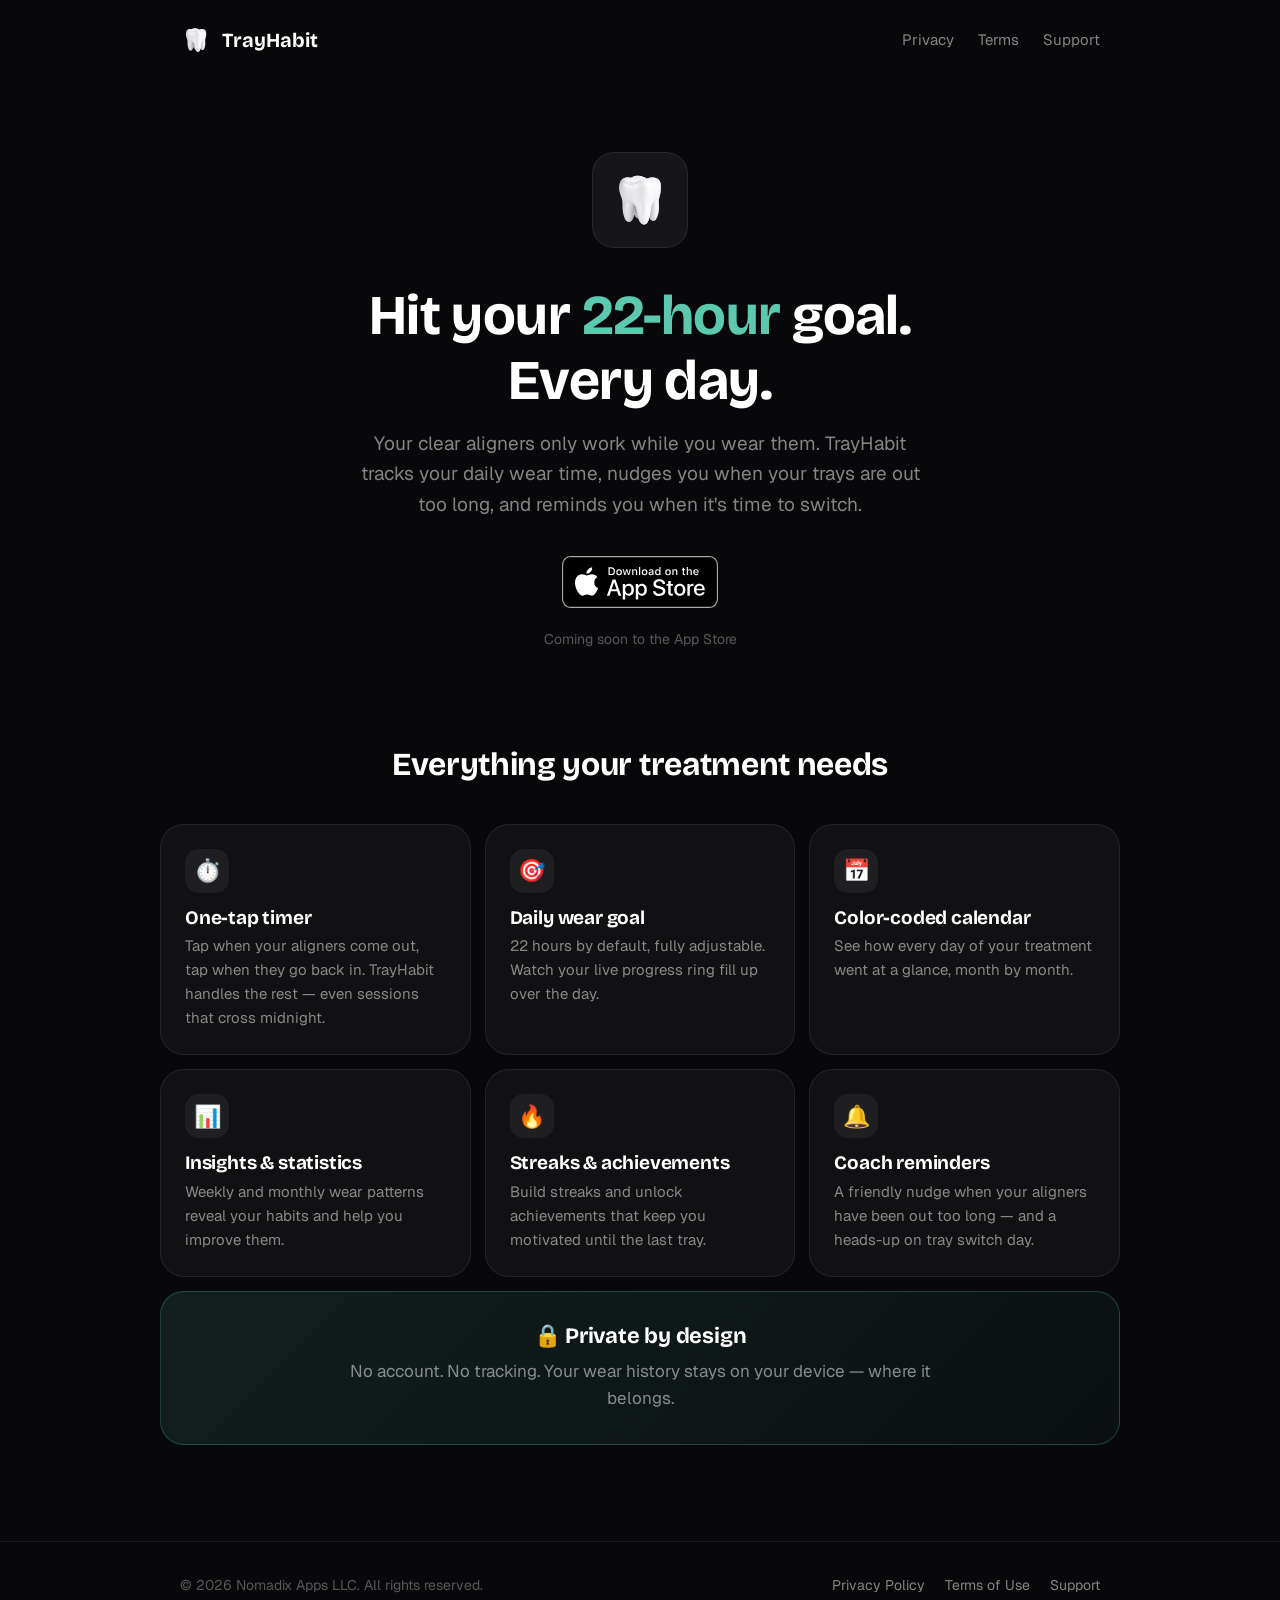
<file: index.html>
<!DOCTYPE html>
<html lang="en">
<head>
  <meta charset="UTF-8">
  <meta name="viewport" content="width=device-width, initial-scale=1.0">
  <title>TrayHabit — Aligner Wear Time Tracker for iPhone</title>
  <meta name="description" content="TrayHabit tracks your daily clear aligner wear time, keeps you on your 22-hour goal, and reminds you when it's time to switch trays. Private by design — no account, your wear history stays on your device.">
  <meta property="og:title" content="TrayHabit — Aligner Wear Time Tracker">
  <meta property="og:description" content="Track your clear aligner wear time, hit your 22-hour goal, and never miss a tray change.">
  <meta property="og:type" content="website">
  <meta property="og:url" content="https://trayhabit.nomadixapps.org/">
  <link rel="icon" type="image/png" href="/assets/molar.png">
  <link rel="apple-touch-icon" href="/assets/molar.png">
  <link rel="preconnect" href="https://fonts.googleapis.com">
  <link rel="preconnect" href="https://fonts.gstatic.com" crossorigin>
  <link href="https://fonts.googleapis.com/css2?family=Bricolage+Grotesque:wght@600;700&family=Geist:wght@400;500;600&display=swap" rel="stylesheet">
  <link rel="stylesheet" href="/assets/style.css">
</head>
<body>
  <header class="site-header">
    <div class="container">
      <a class="brand" href="/"><img src="/assets/molar.png" alt=""> TrayHabit</a>
      <nav class="site-nav">
        <a href="/privacy/">Privacy</a>
        <a href="/terms/">Terms</a>
        <a href="/support/">Support</a>
      </nav>
    </div>
  </header>

  <main>
    <section class="hero container">
      <img class="icon" src="/assets/molar.png" alt="TrayHabit app icon">
      <h1>Hit your <span class="accent">22-hour</span> goal.<br>Every day.</h1>
      <p class="lead">Your clear aligners only work while you wear them. TrayHabit tracks your daily wear time, nudges you when your trays are out too long, and reminds you when it's time to switch.</p>
      <div class="store-cta">
        <a href="https://apps.apple.com/us/app/trayhabit-aligner-tracker/id6760241722"><img src="/assets/app-store-badge.svg" alt="Download on the App Store"></a>
        <!-- TODO: remove the note below once the app is live -->
        <span class="note">Coming soon to the App Store</span>
      </div>
    </section>

    <section class="features container">
      <h2>Everything your treatment needs</h2>
      <div class="grid">
        <div class="card">
          <span class="emoji">⏱️</span>
          <h3>One-tap timer</h3>
          <p>Tap when your aligners come out, tap when they go back in. TrayHabit handles the rest — even sessions that cross midnight.</p>
        </div>
        <div class="card">
          <span class="emoji">🎯</span>
          <h3>Daily wear goal</h3>
          <p>22 hours by default, fully adjustable. Watch your live progress ring fill up over the day.</p>
        </div>
        <div class="card">
          <span class="emoji">📅</span>
          <h3>Color-coded calendar</h3>
          <p>See how every day of your treatment went at a glance, month by month.</p>
        </div>
        <div class="card">
          <span class="emoji">📊</span>
          <h3>Insights &amp; statistics</h3>
          <p>Weekly and monthly wear patterns reveal your habits and help you improve them.</p>
        </div>
        <div class="card">
          <span class="emoji">🔥</span>
          <h3>Streaks &amp; achievements</h3>
          <p>Build streaks and unlock achievements that keep you motivated until the last tray.</p>
        </div>
        <div class="card">
          <span class="emoji">🔔</span>
          <h3>Coach reminders</h3>
          <p>A friendly nudge when your aligners have been out too long — and a heads-up on tray switch day.</p>
        </div>
      </div>
      <div class="band">
        <h3>🔒 Private by design</h3>
        <p>No account. No tracking. Your wear history stays on your device — where it belongs.</p>
      </div>
    </section>
  </main>

  <footer class="site-footer">
    <div class="container">
      <p>© 2026 Nomadix Apps LLC. All rights reserved.</p>
      <nav>
        <a href="/privacy/">Privacy Policy</a>
        <a href="/terms/">Terms of Use</a>
        <a href="/support/">Support</a>
      </nav>
    </div>
  </footer>
</body>
</html>
</file>
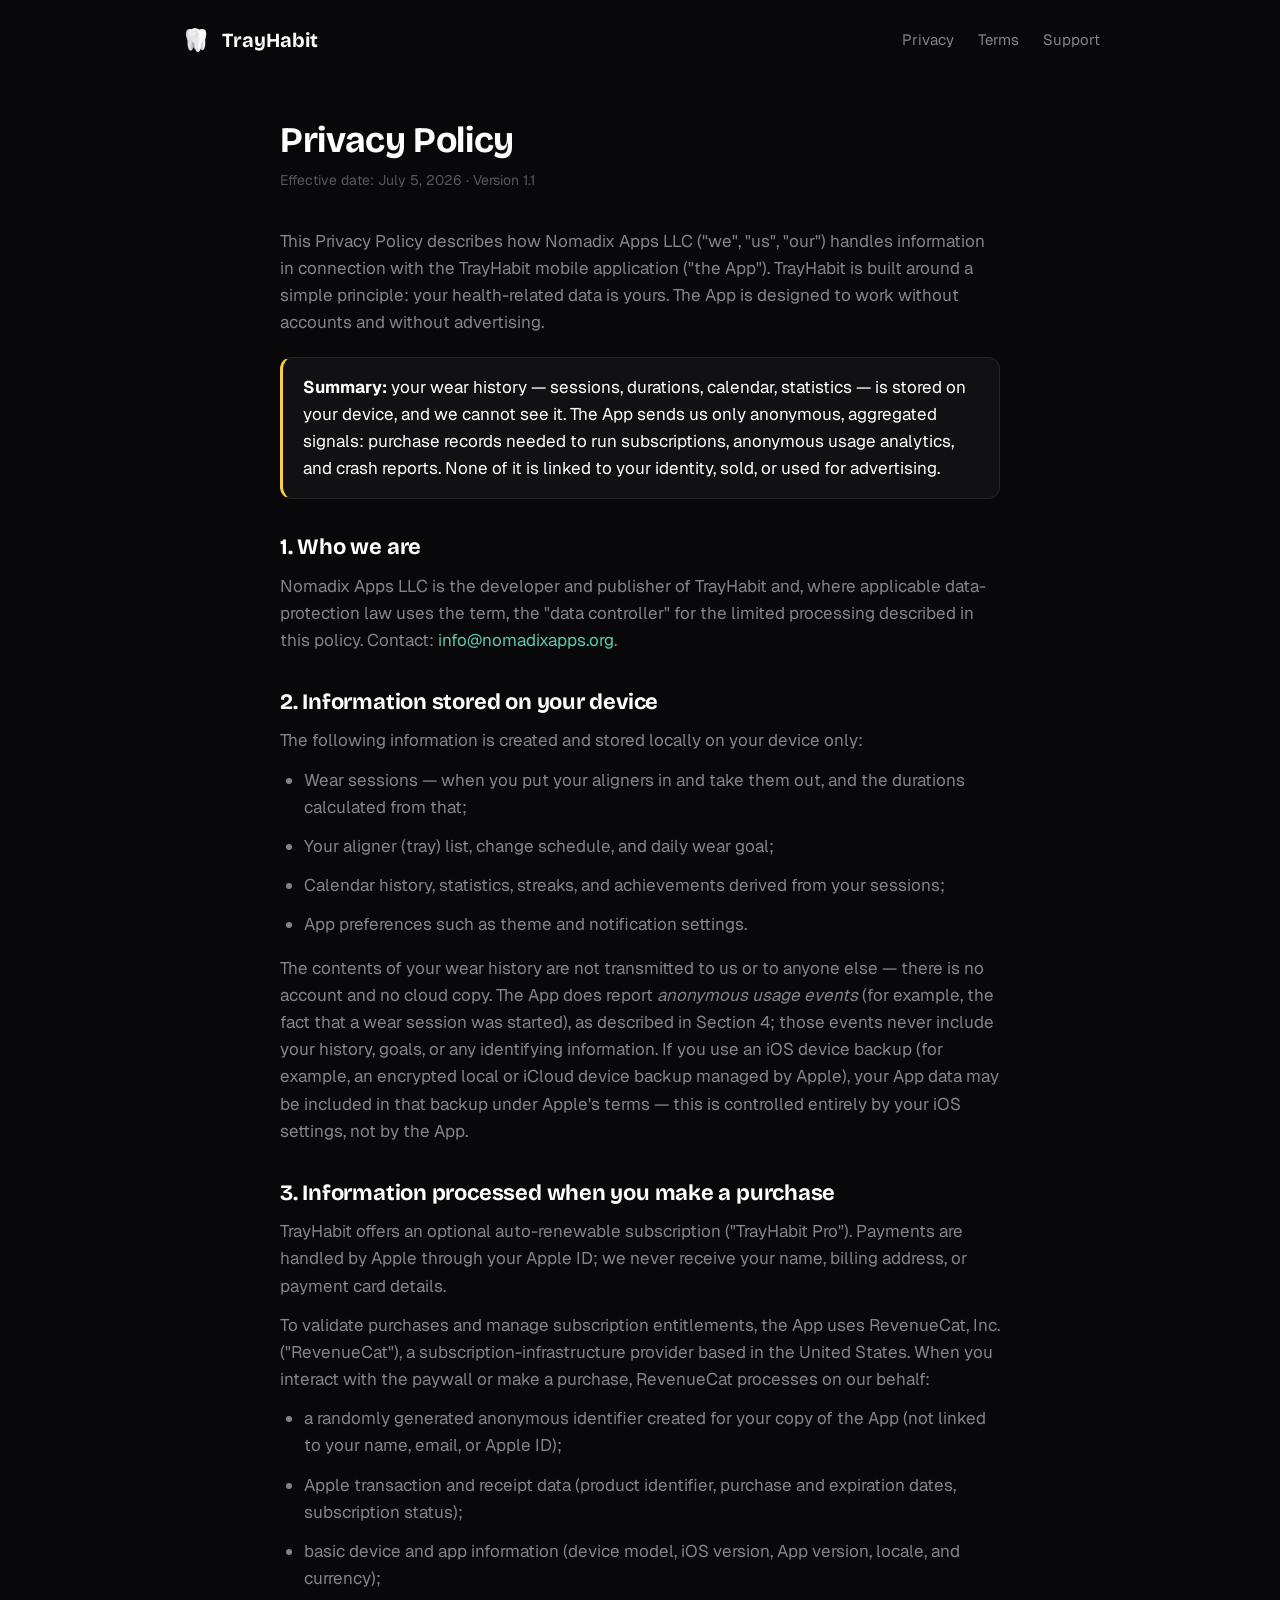
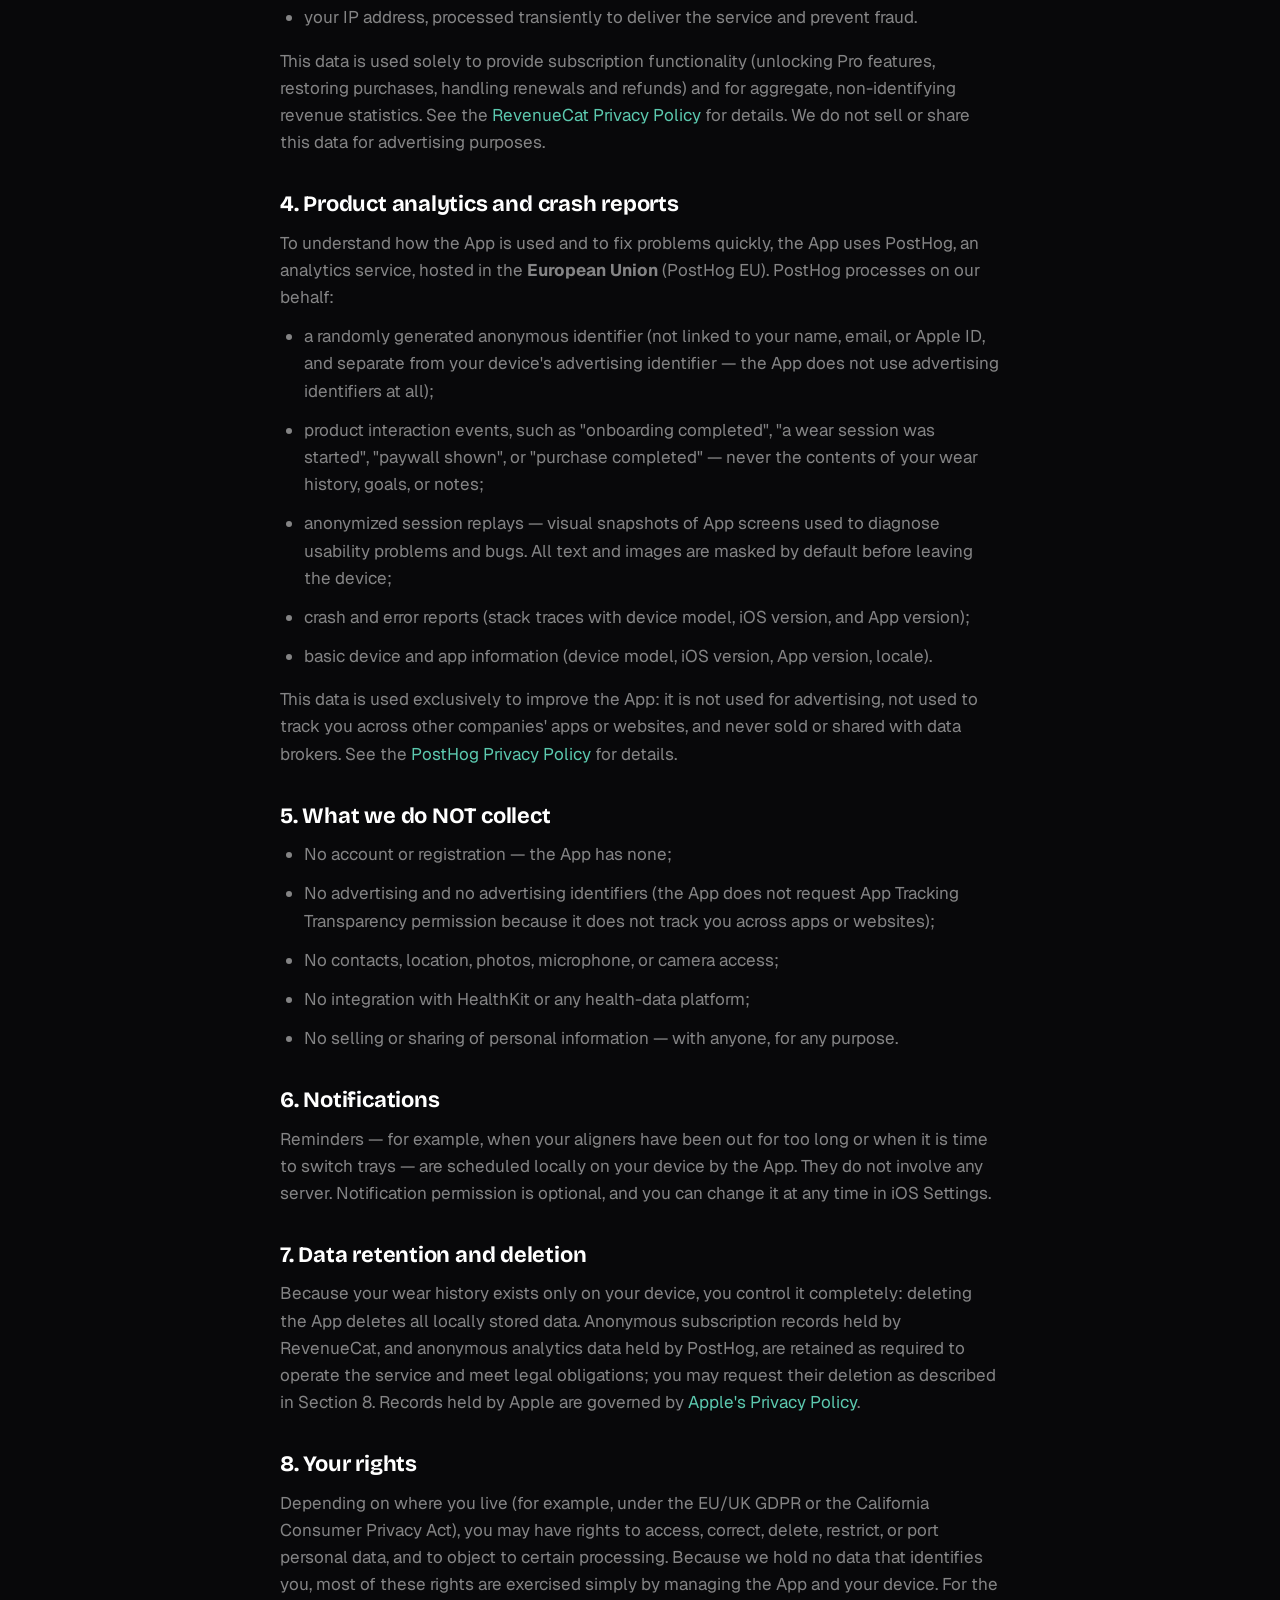
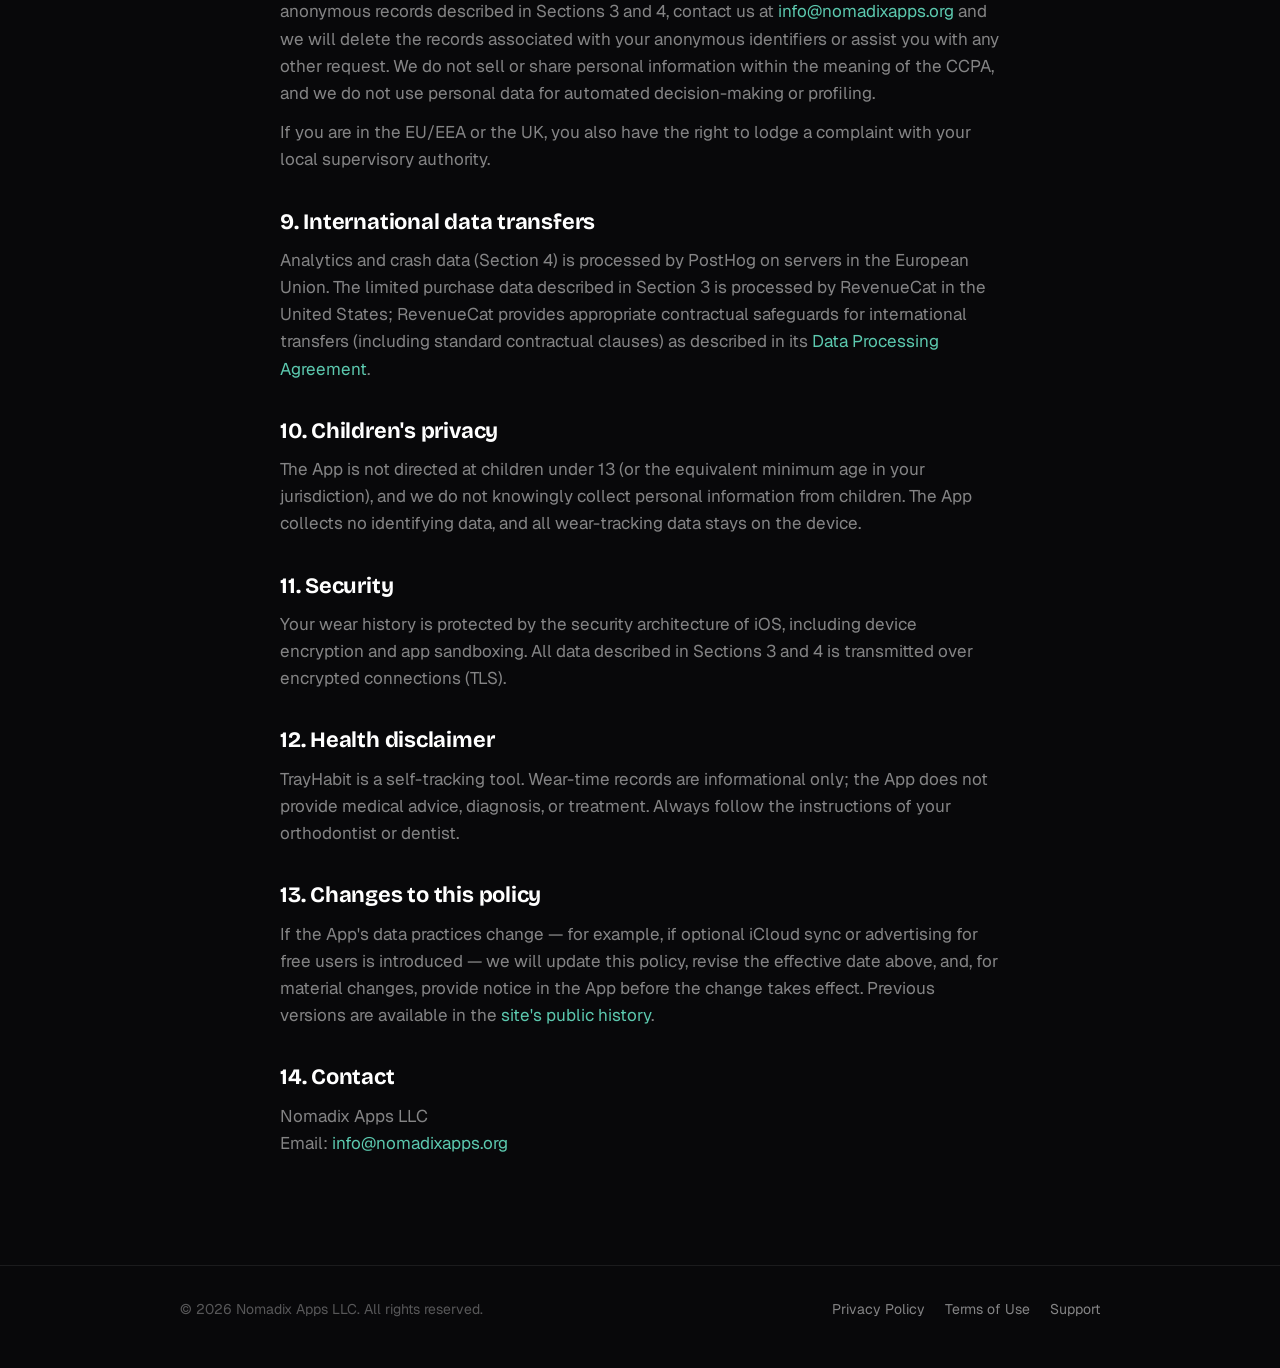
<file: privacy/index.html>
<!DOCTYPE html>
<html lang="en">
<head>
  <meta charset="UTF-8">
  <meta name="viewport" content="width=device-width, initial-scale=1.0">
  <title>Privacy Policy — TrayHabit</title>
  <meta name="description" content="TrayHabit privacy policy. Your wear history stays on your device — no account, no ads, no tracking.">
  <link rel="icon" type="image/png" href="/assets/molar.png">
  <link rel="preconnect" href="https://fonts.googleapis.com">
  <link rel="preconnect" href="https://fonts.gstatic.com" crossorigin>
  <link href="https://fonts.googleapis.com/css2?family=Bricolage+Grotesque:wght@600;700&family=Geist:wght@400;500;600&display=swap" rel="stylesheet">
  <link rel="stylesheet" href="/assets/style.css">
</head>
<body>
  <header class="site-header">
    <div class="container">
      <a class="brand" href="/"><img src="/assets/molar.png" alt=""> TrayHabit</a>
      <nav class="site-nav">
        <a href="/privacy/">Privacy</a>
        <a href="/terms/">Terms</a>
        <a href="/support/">Support</a>
      </nav>
    </div>
  </header>

  <main class="page container">
    <h1>Privacy Policy</h1>
    <p class="updated">Effective date: July 5, 2026 · Version 1.1</p>

    <p>This Privacy Policy describes how Nomadix Apps LLC ("we", "us", "our") handles information in connection with the TrayHabit mobile application ("the App"). TrayHabit is built around a simple principle: your health-related data is yours. The App is designed to work without accounts and without advertising.</p>

    <div class="callout">
      <p><strong>Summary:</strong> your wear history — sessions, durations, calendar, statistics — is stored on your device, and we cannot see it. The App sends us only anonymous, aggregated signals: purchase records needed to run subscriptions, anonymous usage analytics, and crash reports. None of it is linked to your identity, sold, or used for advertising.</p>
    </div>

    <h2>1. Who we are</h2>
    <p>Nomadix Apps LLC is the developer and publisher of TrayHabit and, where applicable data-protection law uses the term, the "data controller" for the limited processing described in this policy. Contact: <a href="mailto:info@nomadixapps.org">info@nomadixapps.org</a>.</p>

    <h2>2. Information stored on your device</h2>
    <p>The following information is created and stored locally on your device only:</p>
    <ul>
      <li>Wear sessions — when you put your aligners in and take them out, and the durations calculated from that;</li>
      <li>Your aligner (tray) list, change schedule, and daily wear goal;</li>
      <li>Calendar history, statistics, streaks, and achievements derived from your sessions;</li>
      <li>App preferences such as theme and notification settings.</li>
    </ul>
    <p>The contents of your wear history are not transmitted to us or to anyone else — there is no account and no cloud copy. The App does report <em>anonymous usage events</em> (for example, the fact that a wear session was started), as described in Section&nbsp;4; those events never include your history, goals, or any identifying information. If you use an iOS device backup (for example, an encrypted local or iCloud device backup managed by Apple), your App data may be included in that backup under Apple's terms — this is controlled entirely by your iOS settings, not by the App.</p>

    <h2>3. Information processed when you make a purchase</h2>
    <p>TrayHabit offers an optional auto-renewable subscription ("TrayHabit Pro"). Payments are handled by Apple through your Apple&nbsp;ID; we never receive your name, billing address, or payment card details.</p>
    <p>To validate purchases and manage subscription entitlements, the App uses RevenueCat, Inc. ("RevenueCat"), a subscription-infrastructure provider based in the United States. When you interact with the paywall or make a purchase, RevenueCat processes on our behalf:</p>
    <ul>
      <li>a randomly generated anonymous identifier created for your copy of the App (not linked to your name, email, or Apple&nbsp;ID);</li>
      <li>Apple transaction and receipt data (product identifier, purchase and expiration dates, subscription status);</li>
      <li>basic device and app information (device model, iOS version, App version, locale, and currency);</li>
      <li>your IP address, processed transiently to deliver the service and prevent fraud.</li>
    </ul>
    <p>This data is used solely to provide subscription functionality (unlocking Pro features, restoring purchases, handling renewals and refunds) and for aggregate, non-identifying revenue statistics. See the <a href="https://www.revenuecat.com/privacy" rel="noopener">RevenueCat Privacy Policy</a> for details. We do not sell or share this data for advertising purposes.</p>

    <h2>4. Product analytics and crash reports</h2>
    <p>To understand how the App is used and to fix problems quickly, the App uses PostHog, an analytics service, hosted in the <strong>European Union</strong> (PostHog EU). PostHog processes on our behalf:</p>
    <ul>
      <li>a randomly generated anonymous identifier (not linked to your name, email, or Apple&nbsp;ID, and separate from your device's advertising identifier — the App does not use advertising identifiers at all);</li>
      <li>product interaction events, such as "onboarding completed", "a wear session was started", "paywall shown", or "purchase completed" — never the contents of your wear history, goals, or notes;</li>
      <li>anonymized session replays — visual snapshots of App screens used to diagnose usability problems and bugs. All text and images are masked by default before leaving the device;</li>
      <li>crash and error reports (stack traces with device model, iOS version, and App version);</li>
      <li>basic device and app information (device model, iOS version, App version, locale).</li>
    </ul>
    <p>This data is used exclusively to improve the App: it is not used for advertising, not used to track you across other companies' apps or websites, and never sold or shared with data brokers. See the <a href="https://posthog.com/privacy" rel="noopener">PostHog Privacy Policy</a> for details.</p>

    <h2>5. What we do NOT collect</h2>
    <ul>
      <li>No account or registration — the App has none;</li>
      <li>No advertising and no advertising identifiers (the App does not request App Tracking Transparency permission because it does not track you across apps or websites);</li>
      <li>No contacts, location, photos, microphone, or camera access;</li>
      <li>No integration with HealthKit or any health-data platform;</li>
      <li>No selling or sharing of personal information — with anyone, for any purpose.</li>
    </ul>

    <h2>6. Notifications</h2>
    <p>Reminders — for example, when your aligners have been out for too long or when it is time to switch trays — are scheduled locally on your device by the App. They do not involve any server. Notification permission is optional, and you can change it at any time in iOS Settings.</p>

    <h2>7. Data retention and deletion</h2>
    <p>Because your wear history exists only on your device, you control it completely: deleting the App deletes all locally stored data. Anonymous subscription records held by RevenueCat, and anonymous analytics data held by PostHog, are retained as required to operate the service and meet legal obligations; you may request their deletion as described in Section&nbsp;8. Records held by Apple are governed by <a href="https://www.apple.com/legal/privacy/" rel="noopener">Apple's Privacy Policy</a>.</p>

    <h2>8. Your rights</h2>
    <p>Depending on where you live (for example, under the EU/UK GDPR or the California Consumer Privacy Act), you may have rights to access, correct, delete, restrict, or port personal data, and to object to certain processing. Because we hold no data that identifies you, most of these rights are exercised simply by managing the App and your device. For the anonymous records described in Sections&nbsp;3 and&nbsp;4, contact us at <a href="mailto:info@nomadixapps.org">info@nomadixapps.org</a> and we will delete the records associated with your anonymous identifiers or assist you with any other request. We do not sell or share personal information within the meaning of the CCPA, and we do not use personal data for automated decision-making or profiling.</p>
    <p>If you are in the EU/EEA or the UK, you also have the right to lodge a complaint with your local supervisory authority.</p>

    <h2>9. International data transfers</h2>
    <p>Analytics and crash data (Section&nbsp;4) is processed by PostHog on servers in the European Union. The limited purchase data described in Section&nbsp;3 is processed by RevenueCat in the United States; RevenueCat provides appropriate contractual safeguards for international transfers (including standard contractual clauses) as described in its <a href="https://www.revenuecat.com/dpa" rel="noopener">Data Processing Agreement</a>.</p>

    <h2>10. Children's privacy</h2>
    <p>The App is not directed at children under 13 (or the equivalent minimum age in your jurisdiction), and we do not knowingly collect personal information from children. The App collects no identifying data, and all wear-tracking data stays on the device.</p>

    <h2>11. Security</h2>
    <p>Your wear history is protected by the security architecture of iOS, including device encryption and app sandboxing. All data described in Sections&nbsp;3 and&nbsp;4 is transmitted over encrypted connections (TLS).</p>

    <h2>12. Health disclaimer</h2>
    <p>TrayHabit is a self-tracking tool. Wear-time records are informational only; the App does not provide medical advice, diagnosis, or treatment. Always follow the instructions of your orthodontist or dentist.</p>

    <h2>13. Changes to this policy</h2>
    <p>If the App's data practices change — for example, if optional iCloud sync or advertising for free users is introduced — we will update this policy, revise the effective date above, and, for material changes, provide notice in the App before the change takes effect. Previous versions are available in the <a href="https://github.com/eavam/trayhabit-promo" rel="noopener">site's public history</a>.</p>

    <h2>14. Contact</h2>
    <p>Nomadix Apps LLC<br>
    Email: <a href="mailto:info@nomadixapps.org">info@nomadixapps.org</a></p>
  </main>

  <footer class="site-footer">
    <div class="container">
      <p>© 2026 Nomadix Apps LLC. All rights reserved.</p>
      <nav>
        <a href="/privacy/">Privacy Policy</a>
        <a href="/terms/">Terms of Use</a>
        <a href="/support/">Support</a>
      </nav>
    </div>
  </footer>
</body>
</html>
</file>
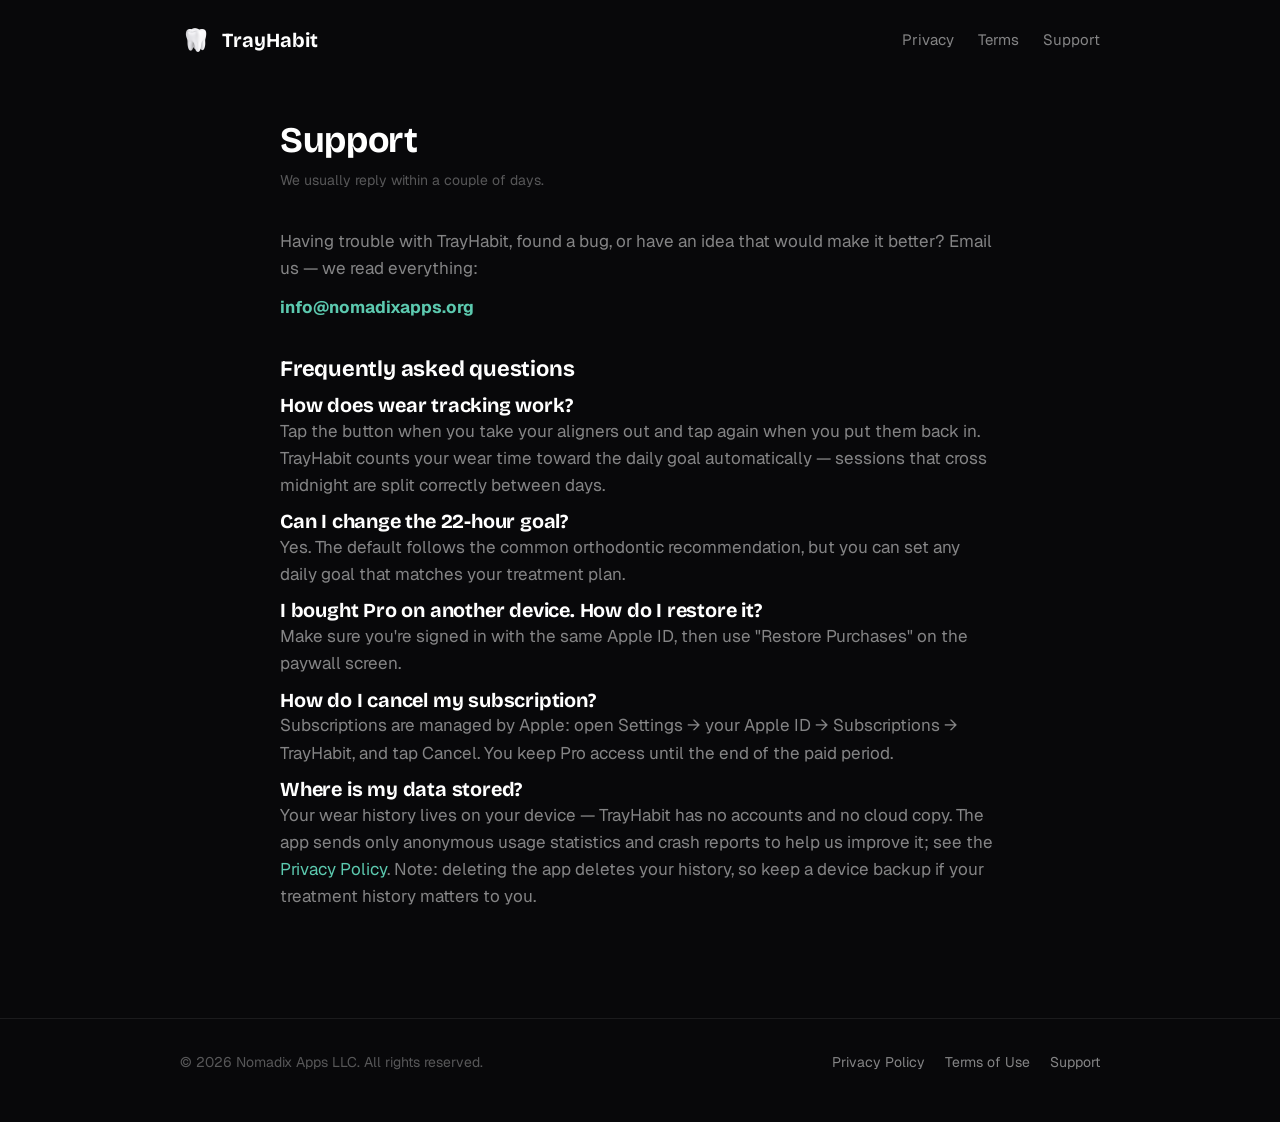
<file: support/index.html>
<!DOCTYPE html>
<html lang="en">
<head>
  <meta charset="UTF-8">
  <meta name="viewport" content="width=device-width, initial-scale=1.0">
  <title>Support — TrayHabit</title>
  <meta name="description" content="Get help with TrayHabit — the aligner wear time tracker for iPhone.">
  <link rel="icon" type="image/png" href="/assets/molar.png">
  <link rel="preconnect" href="https://fonts.googleapis.com">
  <link rel="preconnect" href="https://fonts.gstatic.com" crossorigin>
  <link href="https://fonts.googleapis.com/css2?family=Bricolage+Grotesque:wght@600;700&family=Geist:wght@400;500;600&display=swap" rel="stylesheet">
  <link rel="stylesheet" href="/assets/style.css">
</head>
<body>
  <header class="site-header">
    <div class="container">
      <a class="brand" href="/"><img src="/assets/molar.png" alt=""> TrayHabit</a>
      <nav class="site-nav">
        <a href="/privacy/">Privacy</a>
        <a href="/terms/">Terms</a>
        <a href="/support/">Support</a>
      </nav>
    </div>
  </header>

  <main class="page container">
    <h1>Support</h1>
    <p class="updated">We usually reply within a couple of days.</p>

    <p>Having trouble with TrayHabit, found a bug, or have an idea that would make it better? Email us — we read everything:</p>
    <p><a href="mailto:info@nomadixapps.org"><strong>info@nomadixapps.org</strong></a></p>

    <h2>Frequently asked questions</h2>

    <h3>How does wear tracking work?</h3>
    <p>Tap the button when you take your aligners out and tap again when you put them back in. TrayHabit counts your wear time toward the daily goal automatically — sessions that cross midnight are split correctly between days.</p>

    <h3>Can I change the 22-hour goal?</h3>
    <p>Yes. The default follows the common orthodontic recommendation, but you can set any daily goal that matches your treatment plan.</p>

    <h3>I bought Pro on another device. How do I restore it?</h3>
    <p>Make sure you're signed in with the same Apple&nbsp;ID, then use "Restore Purchases" on the paywall screen.</p>

    <h3>How do I cancel my subscription?</h3>
    <p>Subscriptions are managed by Apple: open Settings&nbsp;→ your Apple&nbsp;ID&nbsp;→ Subscriptions&nbsp;→ TrayHabit, and tap Cancel. You keep Pro access until the end of the paid period.</p>

    <h3>Where is my data stored?</h3>
    <p>Your wear history lives on your device — TrayHabit has no accounts and no cloud copy. The app sends only anonymous usage statistics and crash reports to help us improve it; see the <a href="/privacy/">Privacy Policy</a>. Note: deleting the app deletes your history, so keep a device backup if your treatment history matters to you.</p>
  </main>

  <footer class="site-footer">
    <div class="container">
      <p>© 2026 Nomadix Apps LLC. All rights reserved.</p>
      <nav>
        <a href="/privacy/">Privacy Policy</a>
        <a href="/terms/">Terms of Use</a>
        <a href="/support/">Support</a>
      </nav>
    </div>
  </footer>
</body>
</html>
</file>
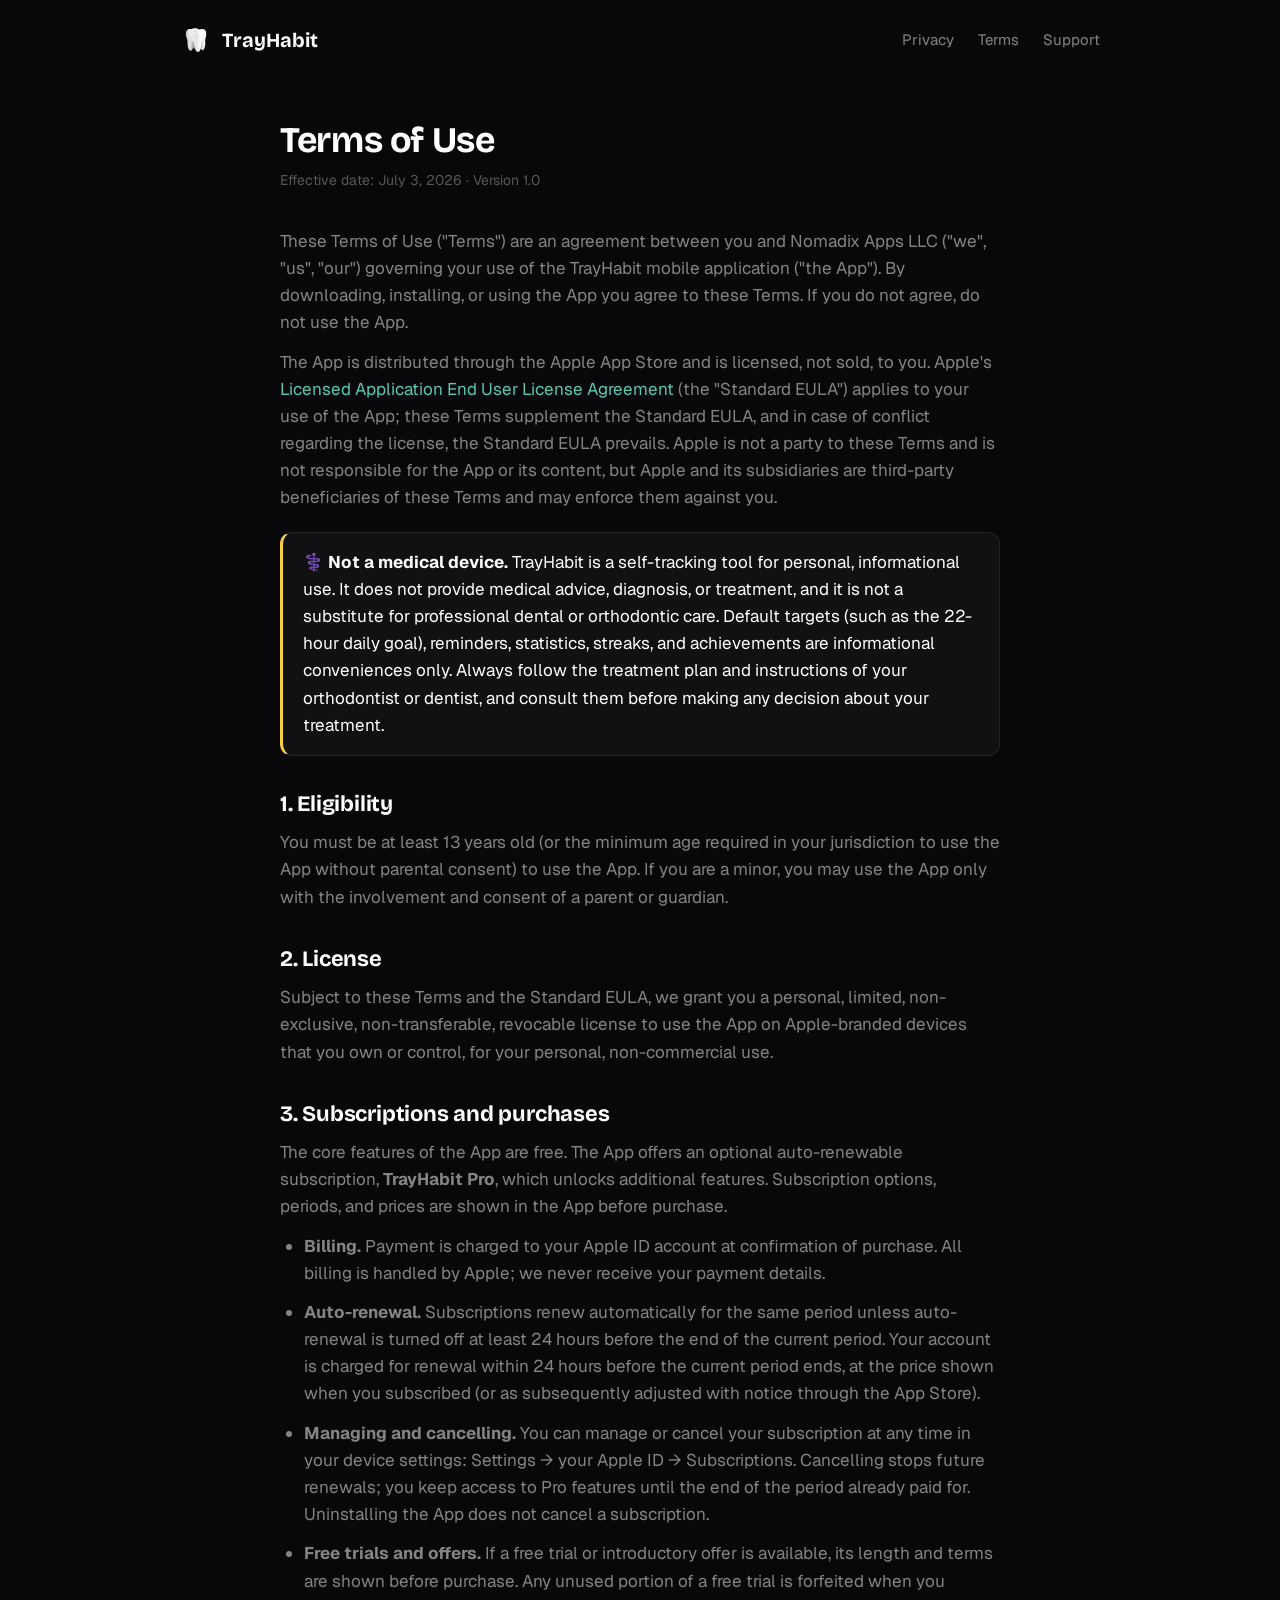
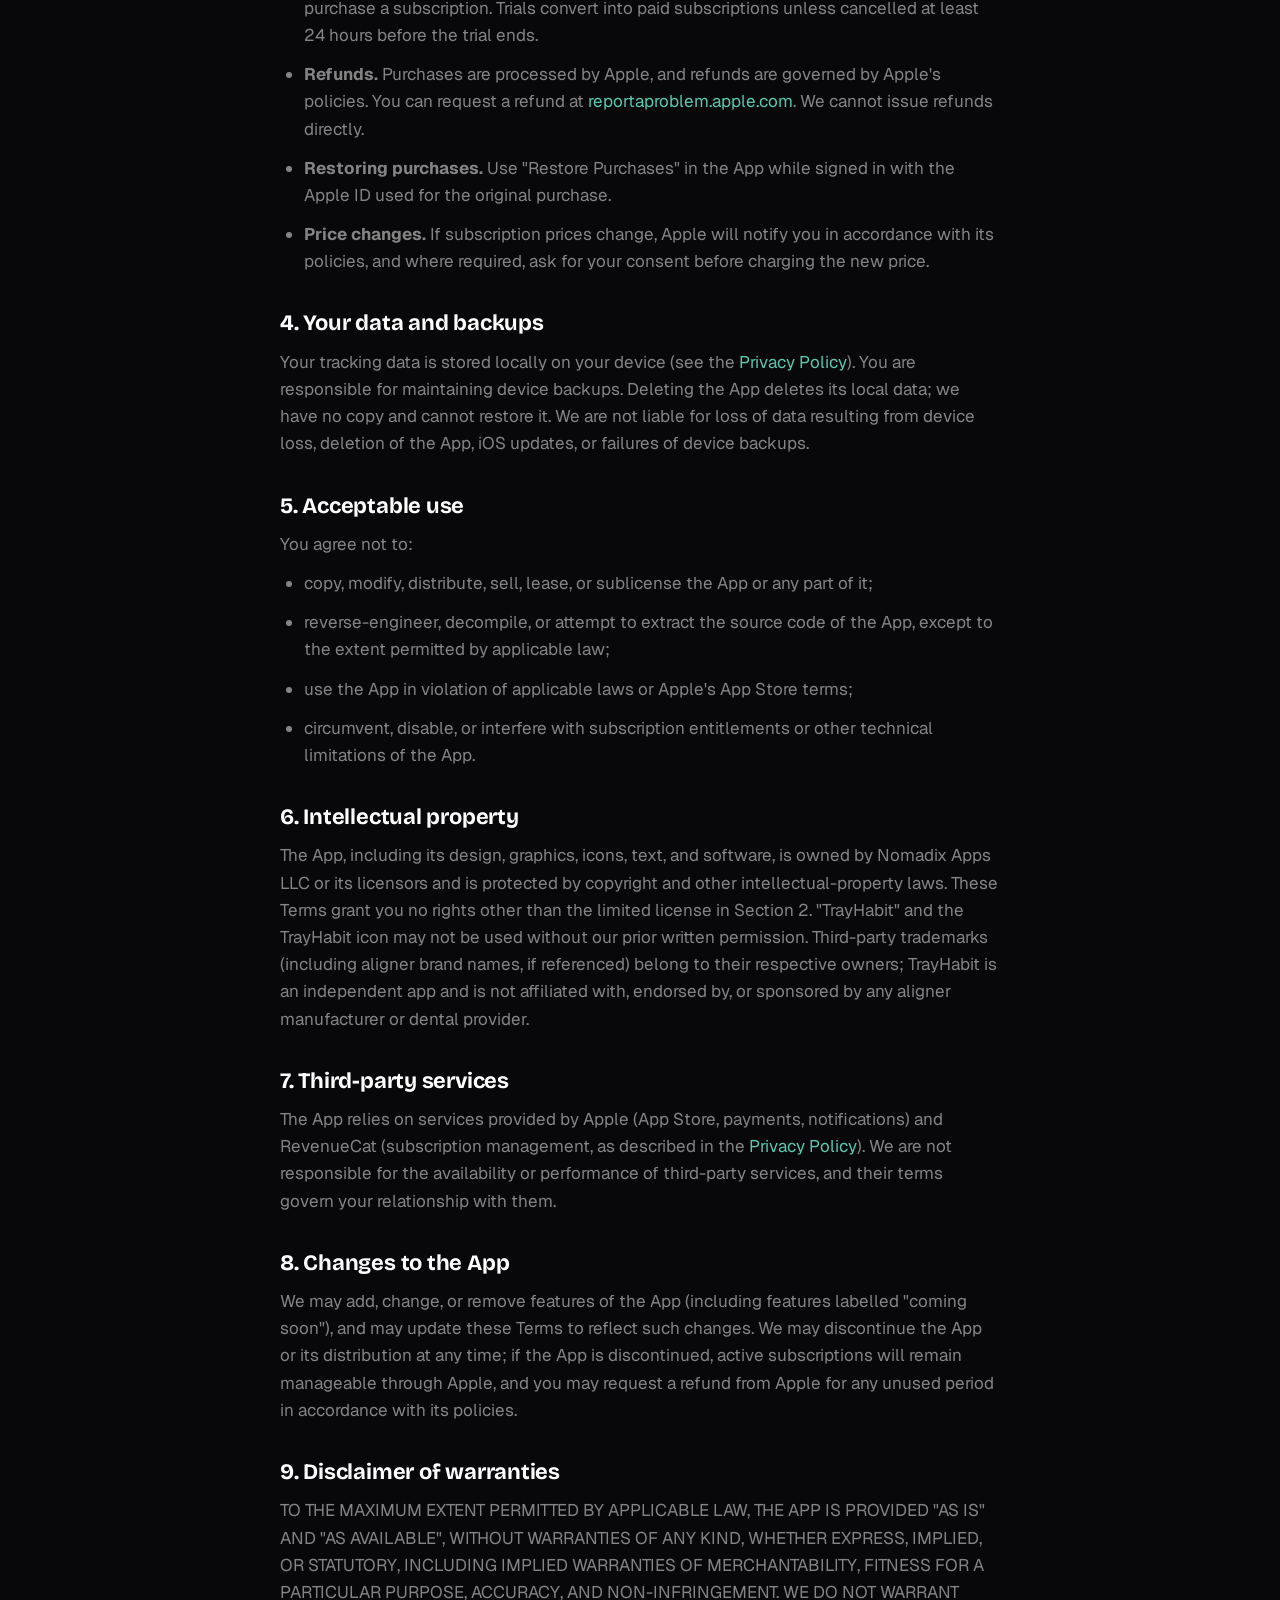
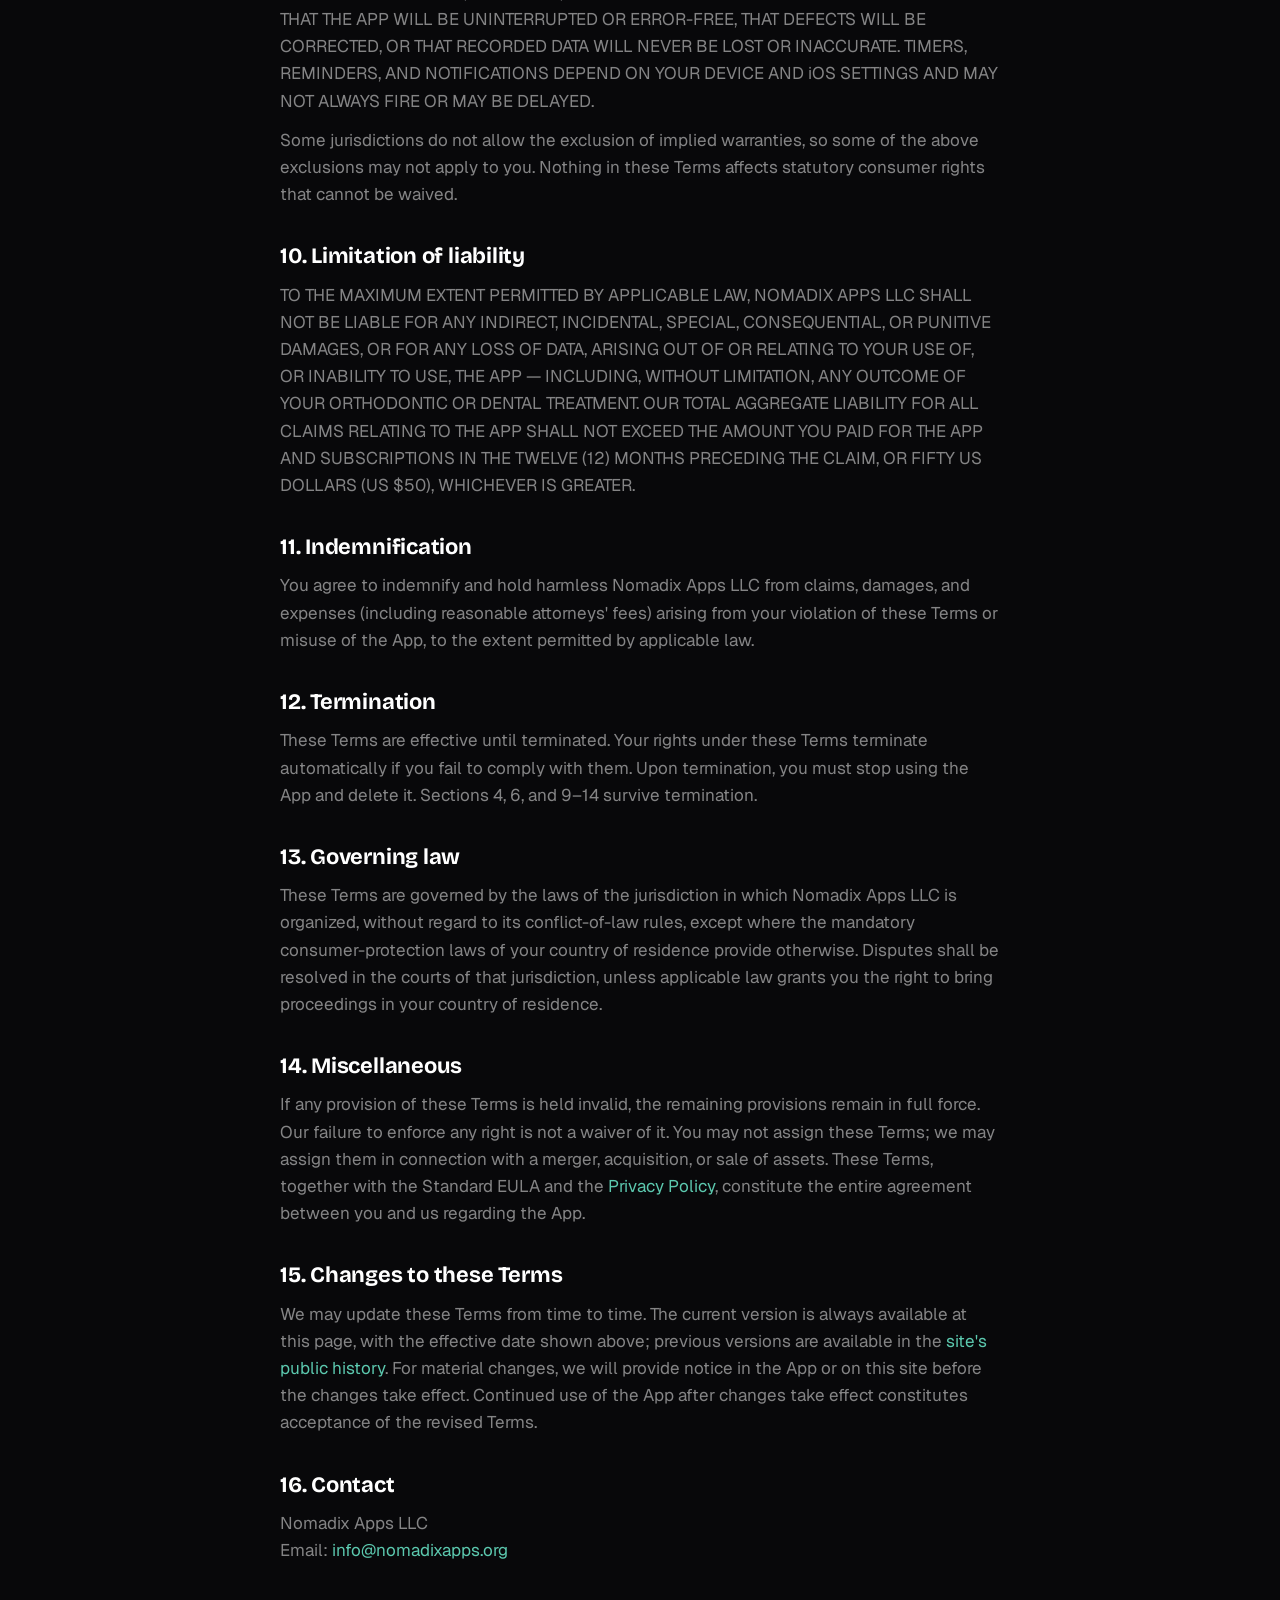
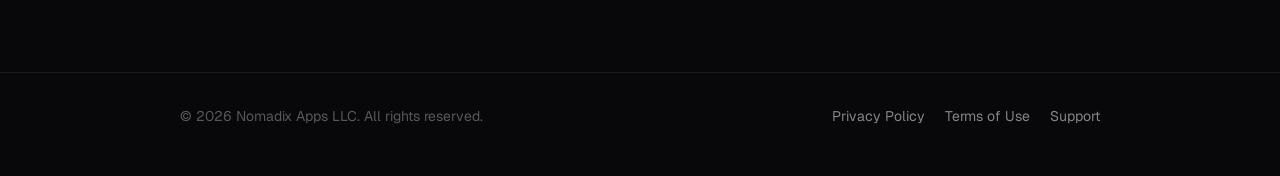
<file: terms/index.html>
<!DOCTYPE html>
<html lang="en">
<head>
  <meta charset="UTF-8">
  <meta name="viewport" content="width=device-width, initial-scale=1.0">
  <title>Terms of Use — TrayHabit</title>
  <meta name="description" content="Terms of Use for the TrayHabit iOS app.">
  <link rel="icon" type="image/png" href="/assets/molar.png">
  <link rel="preconnect" href="https://fonts.googleapis.com">
  <link rel="preconnect" href="https://fonts.gstatic.com" crossorigin>
  <link href="https://fonts.googleapis.com/css2?family=Bricolage+Grotesque:wght@600;700&family=Geist:wght@400;500;600&display=swap" rel="stylesheet">
  <link rel="stylesheet" href="/assets/style.css">
</head>
<body>
  <header class="site-header">
    <div class="container">
      <a class="brand" href="/"><img src="/assets/molar.png" alt=""> TrayHabit</a>
      <nav class="site-nav">
        <a href="/privacy/">Privacy</a>
        <a href="/terms/">Terms</a>
        <a href="/support/">Support</a>
      </nav>
    </div>
  </header>

  <main class="page container">
    <h1>Terms of Use</h1>
    <p class="updated">Effective date: July 3, 2026 · Version 1.0</p>

    <p>These Terms of Use ("Terms") are an agreement between you and Nomadix Apps LLC ("we", "us", "our") governing your use of the TrayHabit mobile application ("the App"). By downloading, installing, or using the App you agree to these Terms. If you do not agree, do not use the App.</p>
    <p>The App is distributed through the Apple App&nbsp;Store and is licensed, not sold, to you. Apple's <a href="https://www.apple.com/legal/internet-services/itunes/dev/stdeula/" rel="noopener">Licensed Application End User License Agreement</a> (the "Standard EULA") applies to your use of the App; these Terms supplement the Standard EULA, and in case of conflict regarding the license, the Standard EULA prevails. Apple is not a party to these Terms and is not responsible for the App or its content, but Apple and its subsidiaries are third-party beneficiaries of these Terms and may enforce them against you.</p>

    <div class="callout">
      <p><strong>⚕️ Not a medical device.</strong> TrayHabit is a self-tracking tool for personal, informational use. It does not provide medical advice, diagnosis, or treatment, and it is not a substitute for professional dental or orthodontic care. Default targets (such as the 22-hour daily goal), reminders, statistics, streaks, and achievements are informational conveniences only. Always follow the treatment plan and instructions of your orthodontist or dentist, and consult them before making any decision about your treatment.</p>
    </div>

    <h2>1. Eligibility</h2>
    <p>You must be at least 13 years old (or the minimum age required in your jurisdiction to use the App without parental consent) to use the App. If you are a minor, you may use the App only with the involvement and consent of a parent or guardian.</p>

    <h2>2. License</h2>
    <p>Subject to these Terms and the Standard EULA, we grant you a personal, limited, non-exclusive, non-transferable, revocable license to use the App on Apple-branded devices that you own or control, for your personal, non-commercial use.</p>

    <h2>3. Subscriptions and purchases</h2>
    <p>The core features of the App are free. The App offers an optional auto-renewable subscription, <strong>TrayHabit Pro</strong>, which unlocks additional features. Subscription options, periods, and prices are shown in the App before purchase.</p>
    <ul>
      <li><strong>Billing.</strong> Payment is charged to your Apple&nbsp;ID account at confirmation of purchase. All billing is handled by Apple; we never receive your payment details.</li>
      <li><strong>Auto-renewal.</strong> Subscriptions renew automatically for the same period unless auto-renewal is turned off at least 24 hours before the end of the current period. Your account is charged for renewal within 24 hours before the current period ends, at the price shown when you subscribed (or as subsequently adjusted with notice through the App&nbsp;Store).</li>
      <li><strong>Managing and cancelling.</strong> You can manage or cancel your subscription at any time in your device settings: Settings → your Apple&nbsp;ID → Subscriptions. Cancelling stops future renewals; you keep access to Pro features until the end of the period already paid for. Uninstalling the App does not cancel a subscription.</li>
      <li><strong>Free trials and offers.</strong> If a free trial or introductory offer is available, its length and terms are shown before purchase. Any unused portion of a free trial is forfeited when you purchase a subscription. Trials convert into paid subscriptions unless cancelled at least 24 hours before the trial ends.</li>
      <li><strong>Refunds.</strong> Purchases are processed by Apple, and refunds are governed by Apple's policies. You can request a refund at <a href="https://reportaproblem.apple.com" rel="noopener">reportaproblem.apple.com</a>. We cannot issue refunds directly.</li>
      <li><strong>Restoring purchases.</strong> Use "Restore Purchases" in the App while signed in with the Apple&nbsp;ID used for the original purchase.</li>
      <li><strong>Price changes.</strong> If subscription prices change, Apple will notify you in accordance with its policies, and where required, ask for your consent before charging the new price.</li>
    </ul>

    <h2>4. Your data and backups</h2>
    <p>Your tracking data is stored locally on your device (see the <a href="/privacy/">Privacy Policy</a>). You are responsible for maintaining device backups. Deleting the App deletes its local data; we have no copy and cannot restore it. We are not liable for loss of data resulting from device loss, deletion of the App, iOS updates, or failures of device backups.</p>

    <h2>5. Acceptable use</h2>
    <p>You agree not to:</p>
    <ul>
      <li>copy, modify, distribute, sell, lease, or sublicense the App or any part of it;</li>
      <li>reverse-engineer, decompile, or attempt to extract the source code of the App, except to the extent permitted by applicable law;</li>
      <li>use the App in violation of applicable laws or Apple's App&nbsp;Store terms;</li>
      <li>circumvent, disable, or interfere with subscription entitlements or other technical limitations of the App.</li>
    </ul>

    <h2>6. Intellectual property</h2>
    <p>The App, including its design, graphics, icons, text, and software, is owned by Nomadix Apps LLC or its licensors and is protected by copyright and other intellectual-property laws. These Terms grant you no rights other than the limited license in Section&nbsp;2. "TrayHabit" and the TrayHabit icon may not be used without our prior written permission. Third-party trademarks (including aligner brand names, if referenced) belong to their respective owners; TrayHabit is an independent app and is not affiliated with, endorsed by, or sponsored by any aligner manufacturer or dental provider.</p>

    <h2>7. Third-party services</h2>
    <p>The App relies on services provided by Apple (App&nbsp;Store, payments, notifications) and RevenueCat (subscription management, as described in the <a href="/privacy/">Privacy Policy</a>). We are not responsible for the availability or performance of third-party services, and their terms govern your relationship with them.</p>

    <h2>8. Changes to the App</h2>
    <p>We may add, change, or remove features of the App (including features labelled "coming soon"), and may update these Terms to reflect such changes. We may discontinue the App or its distribution at any time; if the App is discontinued, active subscriptions will remain manageable through Apple, and you may request a refund from Apple for any unused period in accordance with its policies.</p>

    <h2>9. Disclaimer of warranties</h2>
    <p>TO THE MAXIMUM EXTENT PERMITTED BY APPLICABLE LAW, THE APP IS PROVIDED "AS IS" AND "AS AVAILABLE", WITHOUT WARRANTIES OF ANY KIND, WHETHER EXPRESS, IMPLIED, OR STATUTORY, INCLUDING IMPLIED WARRANTIES OF MERCHANTABILITY, FITNESS FOR A PARTICULAR PURPOSE, ACCURACY, AND NON-INFRINGEMENT. WE DO NOT WARRANT THAT THE APP WILL BE UNINTERRUPTED OR ERROR-FREE, THAT DEFECTS WILL BE CORRECTED, OR THAT RECORDED DATA WILL NEVER BE LOST OR INACCURATE. TIMERS, REMINDERS, AND NOTIFICATIONS DEPEND ON YOUR DEVICE AND iOS SETTINGS AND MAY NOT ALWAYS FIRE OR MAY BE DELAYED.</p>
    <p>Some jurisdictions do not allow the exclusion of implied warranties, so some of the above exclusions may not apply to you. Nothing in these Terms affects statutory consumer rights that cannot be waived.</p>

    <h2>10. Limitation of liability</h2>
    <p>TO THE MAXIMUM EXTENT PERMITTED BY APPLICABLE LAW, NOMADIX APPS LLC SHALL NOT BE LIABLE FOR ANY INDIRECT, INCIDENTAL, SPECIAL, CONSEQUENTIAL, OR PUNITIVE DAMAGES, OR FOR ANY LOSS OF DATA, ARISING OUT OF OR RELATING TO YOUR USE OF, OR INABILITY TO USE, THE APP — INCLUDING, WITHOUT LIMITATION, ANY OUTCOME OF YOUR ORTHODONTIC OR DENTAL TREATMENT. OUR TOTAL AGGREGATE LIABILITY FOR ALL CLAIMS RELATING TO THE APP SHALL NOT EXCEED THE AMOUNT YOU PAID FOR THE APP AND SUBSCRIPTIONS IN THE TWELVE (12) MONTHS PRECEDING THE CLAIM, OR FIFTY US DOLLARS (US&nbsp;$50), WHICHEVER IS GREATER.</p>

    <h2>11. Indemnification</h2>
    <p>You agree to indemnify and hold harmless Nomadix Apps LLC from claims, damages, and expenses (including reasonable attorneys' fees) arising from your violation of these Terms or misuse of the App, to the extent permitted by applicable law.</p>

    <h2>12. Termination</h2>
    <p>These Terms are effective until terminated. Your rights under these Terms terminate automatically if you fail to comply with them. Upon termination, you must stop using the App and delete it. Sections 4, 6, and 9–14 survive termination.</p>

    <h2>13. Governing law</h2>
    <p>These Terms are governed by the laws of the jurisdiction in which Nomadix Apps LLC is organized, without regard to its conflict-of-law rules, except where the mandatory consumer-protection laws of your country of residence provide otherwise. Disputes shall be resolved in the courts of that jurisdiction, unless applicable law grants you the right to bring proceedings in your country of residence.</p>

    <h2>14. Miscellaneous</h2>
    <p>If any provision of these Terms is held invalid, the remaining provisions remain in full force. Our failure to enforce any right is not a waiver of it. You may not assign these Terms; we may assign them in connection with a merger, acquisition, or sale of assets. These Terms, together with the Standard EULA and the <a href="/privacy/">Privacy Policy</a>, constitute the entire agreement between you and us regarding the App.</p>

    <h2>15. Changes to these Terms</h2>
    <p>We may update these Terms from time to time. The current version is always available at this page, with the effective date shown above; previous versions are available in the <a href="https://github.com/eavam/trayhabit-promo" rel="noopener">site's public history</a>. For material changes, we will provide notice in the App or on this site before the changes take effect. Continued use of the App after changes take effect constitutes acceptance of the revised Terms.</p>

    <h2>16. Contact</h2>
    <p>Nomadix Apps LLC<br>
    Email: <a href="mailto:info@nomadixapps.org">info@nomadixapps.org</a></p>
  </main>

  <footer class="site-footer">
    <div class="container">
      <p>© 2026 Nomadix Apps LLC. All rights reserved.</p>
      <nav>
        <a href="/privacy/">Privacy Policy</a>
        <a href="/terms/">Terms of Use</a>
        <a href="/support/">Support</a>
      </nav>
    </div>
  </footer>
</body>
</html>
</file>
<file: assets/style.css>
:root {
  --bg: #08080a;
  --surface: rgba(255, 255, 255, 0.04);
  --surface-strong: rgba(255, 255, 255, 0.06);
  --border: rgba(255, 255, 255, 0.08);
  --text: #ffffff;
  --text-secondary: rgba(255, 255, 255, 0.5);
  --text-muted: rgba(255, 255, 255, 0.32);
  --green: #5cc9af;
  --amber: #f7ce46;
  --radius-card: 24px;
  --radius-chip: 14px;
}

* {
  margin: 0;
  padding: 0;
  box-sizing: border-box;
}

html {
  scroll-behavior: smooth;
}

body {
  background: var(--bg);
  color: var(--text);
  font-family: "Geist", -apple-system, BlinkMacSystemFont, "Segoe UI", sans-serif;
  font-size: 17px;
  line-height: 1.6;
  -webkit-font-smoothing: antialiased;
}

h1, h2, h3 {
  font-family: "Bricolage Grotesque", "Geist", sans-serif;
  line-height: 1.15;
  letter-spacing: -0.01em;
}

a {
  color: var(--green);
  text-decoration: none;
}

a:hover {
  text-decoration: underline;
}

.container {
  max-width: 960px;
  margin: 0 auto;
  padding: 0 20px;
}

/* Header */
.site-header {
  padding: 24px 0;
}

.site-header .container {
  display: flex;
  align-items: center;
  justify-content: space-between;
}

.brand {
  display: flex;
  align-items: center;
  gap: 10px;
  color: var(--text);
  font-family: "Bricolage Grotesque", sans-serif;
  font-weight: 700;
  font-size: 20px;
}

.brand:hover {
  text-decoration: none;
}

.brand img {
  width: 32px;
  height: 32px;
}

.site-nav {
  display: flex;
  gap: 24px;
}

.site-nav a {
  color: var(--text-secondary);
  font-size: 15px;
}

.site-nav a:hover {
  color: var(--text);
  text-decoration: none;
}

/* Hero */
.hero {
  padding: 72px 0 56px;
  text-align: center;
}

.hero .icon {
  width: 96px;
  height: 96px;
  margin-bottom: 28px;
  border-radius: 22px;
  background: var(--surface-strong);
  border: 1px solid var(--border);
  padding: 14px;
}

.hero h1 {
  font-size: clamp(36px, 6vw, 56px);
  font-weight: 700;
  margin-bottom: 16px;
}

.hero h1 .accent {
  color: var(--green);
}

.hero .lead {
  font-size: 19px;
  color: var(--text-secondary);
  max-width: 560px;
  margin: 0 auto 36px;
}

.store-cta {
  display: flex;
  flex-direction: column;
  align-items: center;
  gap: 12px;
}

.store-cta img {
  height: 52px;
}

.store-cta .note {
  font-size: 14px;
  color: var(--text-muted);
}

/* Feature grid */
.features {
  padding: 40px 0 72px;
}

.features h2 {
  font-size: 32px;
  text-align: center;
  margin-bottom: 40px;
}

.grid {
  display: grid;
  grid-template-columns: repeat(auto-fit, minmax(260px, 1fr));
  gap: 14px;
}

.card {
  background: var(--surface);
  border: 1px solid var(--border);
  border-radius: var(--radius-card);
  padding: 24px;
}

.card .emoji {
  display: inline-flex;
  align-items: center;
  justify-content: center;
  width: 44px;
  height: 44px;
  font-size: 22px;
  background: var(--surface-strong);
  border-radius: var(--radius-chip);
  margin-bottom: 14px;
}

.card h3 {
  font-size: 19px;
  margin-bottom: 6px;
}

.card p {
  font-size: 15px;
  color: var(--text-secondary);
}

/* Privacy band */
.band {
  background: linear-gradient(135deg, rgba(92, 201, 175, 0.12), rgba(92, 201, 175, 0.04));
  border: 1px solid rgba(92, 201, 175, 0.25);
  border-radius: var(--radius-card);
  padding: 32px;
  text-align: center;
  margin-top: 14px;
}

.band h3 {
  font-size: 22px;
  margin-bottom: 8px;
}

.band p {
  color: var(--text-secondary);
  max-width: 620px;
  margin: 0 auto;
}

/* Legal pages */
.page {
  padding: 40px 0 72px;
  max-width: 720px;
  margin: 0 auto;
}

.page h1 {
  font-size: 36px;
  margin-bottom: 8px;
}

.page .updated {
  color: var(--text-muted);
  font-size: 14px;
  margin-bottom: 36px;
}

.page h2 {
  font-size: 22px;
  margin: 36px 0 12px;
}

.page p, .page li {
  color: var(--text-secondary);
  margin-bottom: 12px;
}

.page ul {
  padding-left: 24px;
  margin-bottom: 16px;
}

.page .callout {
  background: var(--surface);
  border: 1px solid var(--border);
  border-left: 3px solid var(--amber);
  border-radius: 12px;
  padding: 16px 20px;
  margin: 20px 0;
}

.page .callout p {
  margin: 0;
  color: var(--text);
}

/* Footer */
.site-footer {
  border-top: 1px solid var(--border);
  padding: 32px 0 48px;
  margin-top: 24px;
}

.site-footer .container {
  display: flex;
  align-items: center;
  justify-content: space-between;
  flex-wrap: wrap;
  gap: 16px;
}

.site-footer p {
  color: var(--text-muted);
  font-size: 14px;
}

.site-footer nav {
  display: flex;
  gap: 20px;
}

.site-footer nav a {
  color: var(--text-secondary);
  font-size: 14px;
}

@media (max-width: 560px) {
  .site-nav {
    gap: 16px;
  }

  .hero {
    padding: 48px 0 40px;
  }
}
</file>
